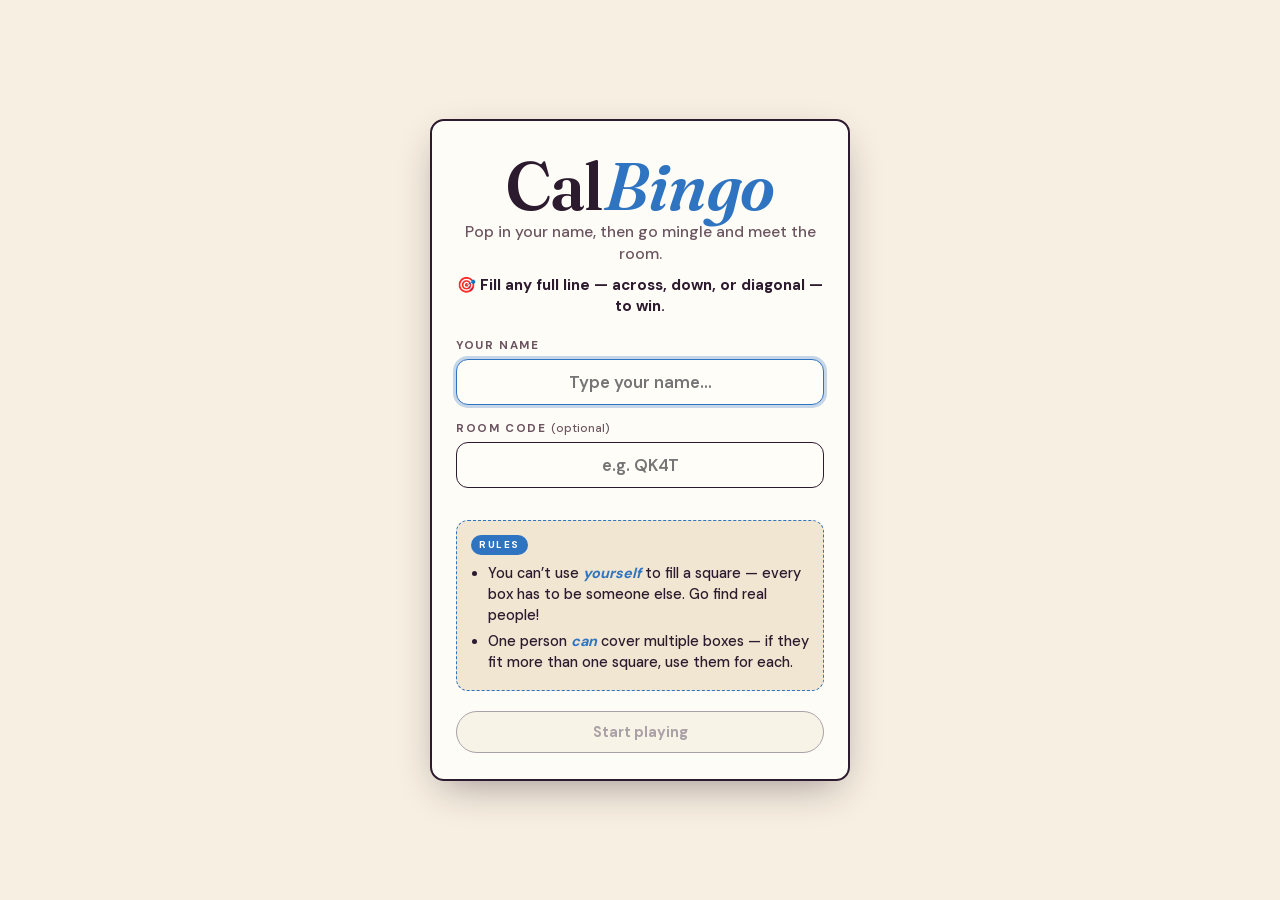
<file: index.html>
<!doctype html>
<html lang="en">
<head>
  <meta charset="utf-8" />
  <meta name="viewport" content="width=device-width, initial-scale=1, viewport-fit=cover" />
  <meta name="theme-color" content="#f7efe1" />
  <title>CalBingo — Calvin's Human Bingo</title>
  <meta name="description" content="A mingle-and-meet bingo game about Calvin. Find someone who matches each square!" />
  <link rel="manifest" href="manifest.json" />
  <link rel="icon" href="icon.svg" type="image/svg+xml" />
  <link rel="apple-touch-icon" href="icon.svg" />
  <link rel="stylesheet" href="css/fonts.css" />
  <link rel="stylesheet" href="css/style.css" />
</head>
<body>
  <!-- landing / name entry — shown on every visit before the board -->
  <div id="landing" class="landing" role="dialog" aria-modal="true" aria-labelledby="landing-title">
    <div class="landing__card">
      <h1 id="landing-title" class="title">Cal<em>Bingo</em></h1>
      <p class="landing__lead">Pop in your name, then go mingle and meet the room.</p>
      <p class="landing__goal">🎯 Fill any full line — across, down, or diagonal — to win.</p>
      <label class="modal__label" for="landing-name">Your name</label>
      <input id="landing-name" class="modal__input" type="text"
             autocomplete="off" autocapitalize="words" maxlength="40"
             placeholder="Type your name…" />

      <!-- Room code from the QR/URL (#s=CODE): shown as a read-only chip -->
      <p id="landing-room" class="landing__room" hidden>Room <strong id="landing-room-code"></strong></p>

      <!-- No code in the URL but a backend is set up: let them type/rejoin a room -->
      <div id="landing-code-field" hidden>
        <label class="modal__label" for="landing-code">Room code <span class="landing__optional">(optional)</span></label>
        <input id="landing-code" class="modal__input" type="text"
               autocomplete="off" autocapitalize="characters" maxlength="8"
               placeholder="e.g. QK4T" />
      </div>

      <div class="landing__rule">
        <span class="landing__rule-tag">Rules</span>
        <ul class="landing__rule-list">
          <li>You can’t use <em>yourself</em> to fill a square — every box has to
            be someone else. Go find real people!</li>
          <li>One person <em>can</em> cover multiple boxes — if they fit more than
            one square, use them for each.</li>
        </ul>
      </div>
      <button id="landing-start" class="btn" type="button" disabled>Start playing</button>
    </div>
  </div>

  <main class="wrap">
    <header class="masthead">
      <h1 class="title">Cal<em>Bingo</em></h1>
      <p class="instructions">
        Mingle! Find a real person who matches a square, then tap it.
        Fill any full line — across, down, or diagonal — to win.
      </p>
      <p id="playing-as" class="playing-as" hidden></p>
    </header>

    <div id="setup-error" class="setup-error" hidden></div>

    <div id="board" class="board" aria-label="Bingo card"></div>

    <div class="controls">
      <button id="new-card" class="btn btn--ghost" type="button">Start a new card</button>
    </div>

    <p class="footnote">Tap a square to write down who you found.</p>
  </main>

  <!-- BINGO finale: stamps in, camera-flash, then the final selfie challenge -->
  <div id="finale" class="finale" role="alertdialog" aria-live="assertive"
       aria-label="Bingo! Final challenge" hidden>
    <div class="finale__flash" aria-hidden="true"></div>
    <div class="finale__stage">
      <div class="finale__badge">BINGO!</div>
      <div class="finale__card">
        <div class="finale__emoji" aria-hidden="true">📸</div>
        <p class="finale__kicker">One last challenge</p>
        <h2 class="finale__prompt">Take a selfie with Calvin!</h2>
        <p class="finale__hint">Track down the birthday star, squeeze in close, and smile.
          Snap it to seal your win.</p>
        <div class="finale__actions">
          <button id="finale-done" class="btn" type="button">Got the selfie! 🎉</button>
          <button id="finale-close" class="btn btn--ghost" type="button">Keep playing</button>
        </div>
      </div>
    </div>
  </div>

  <!-- prompt reader + "who did you find?" -->
  <div id="prompt-modal" class="modal" role="dialog" aria-modal="true" aria-label="Prompt" hidden>
    <div class="modal__card">
      <p id="prompt-modal-text" class="modal__text"></p>
      <label class="modal__label" for="prompt-modal-input">Who did you find?</label>
      <input id="prompt-modal-input" class="modal__input" type="text"
             autocomplete="off" autocapitalize="words"
             placeholder="Type their name…" />
      <div class="modal__actions">
        <button id="prompt-modal-save" class="btn" type="button">Mark it</button>
        <button id="prompt-modal-unmark" class="btn btn--ghost" type="button" hidden>Un-mark</button>
        <button id="prompt-modal-close" class="btn btn--ghost" type="button">Close</button>
      </div>
    </div>
  </div>

  <!-- mid-game checkpoint: pops up after every 2 marks (until a win), must be answered -->
  <div id="quiz-modal" class="modal modal--quiz" role="dialog" aria-modal="true"
       aria-labelledby="quiz-question" hidden>
    <div class="modal__card">
      <p class="quiz__kicker">Checkpoint! ✋</p>
      <p id="quiz-question" class="modal__text"></p>
      <div id="quiz-options" class="quiz__options"></div>
      <p id="quiz-feedback" class="quiz__feedback" role="status" hidden></p>
    </div>
  </div>

  <script src="js/prompts.js"></script>
  <script src="js/confetti.js"></script>
  <!-- Optional backend (sessions + live leaderboard). Blank config = local-only. -->
  <script src="js/config.js"></script>
  <script src="vendor/supabase.min.js"></script>
  <script src="js/store.js"></script>
  <script src="js/bingo.js"></script>
  <script>
    // Offline support: cache the game so it survives dropped signal / reloads.
    // Also auto-apply updates: when a new service worker takes control (because
    // sw.js changed / CACHE_VERSION was bumped), reload ONCE so the new files
    // show without anyone clearing their cache. We skip this on the very first
    // visit (no prior controller) to avoid a needless reload.
    if ("serviceWorker" in navigator) {
      window.addEventListener("load", function () {
        var hadController = !!navigator.serviceWorker.controller;
        var refreshing = false;
        navigator.serviceWorker.addEventListener("controllerchange", function () {
          if (refreshing || !hadController) return;
          refreshing = true;
          window.location.reload();
        });
        navigator.serviceWorker.register("sw.js").catch(function () { /* offline is a bonus */ });
      });
    }
  </script>
</body>
</html>
</file>
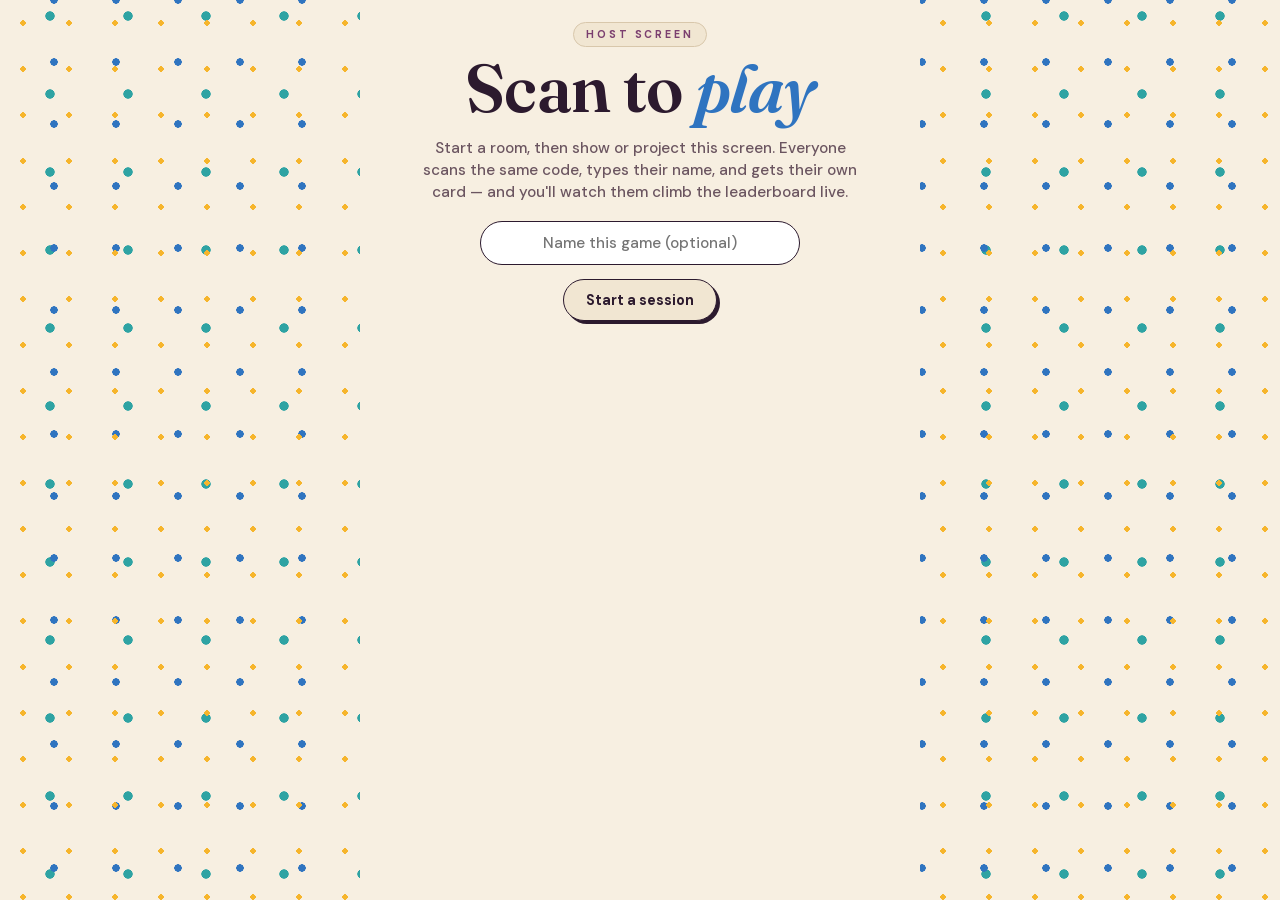
<file: host.html>
<!doctype html>
<html lang="en">
<head>
  <meta charset="utf-8" />
  <meta name="viewport" content="width=device-width, initial-scale=1" />
  <meta name="theme-color" content="#f7efe1" />
  <title>CalBingo — Host / Session</title>
  <link rel="icon" href="icon.svg" type="image/svg+xml" />
  <link rel="stylesheet" href="css/fonts.css" />
  <link rel="stylesheet" href="css/style.css" />
  <style>
    /* Host page is a big, projectable / printable session console. */
    .host { text-align: center; }
    .qr-frame {
      display: inline-block;
      background: #fff;
      border: 3px solid var(--ink);
      border-radius: 20px;
      padding: 22px;
      box-shadow: var(--shadow-lg);
      margin: 8px 0 14px;
    }
    #qr img, #qr canvas, #qr table { display: block; width: min(64vw, 300px); height: auto; image-rendering: pixelated; }
    .join-url {
      font-family: var(--font-body);
      font-weight: 700;
      font-size: clamp(0.9rem, 3.4vw, 1.15rem);
      word-break: break-all;
      color: var(--berry);
      margin: 0 auto 18px;
      max-width: 30ch;
    }
    .room-code {
      font-family: var(--font-display);
      font-weight: 700;
      font-size: clamp(2.4rem, 12vw, 3.6rem);
      letter-spacing: 0.14em;
      color: var(--accent);
      margin: 6px 0 2px;
      line-height: 1;
    }
    .room-label {
      font-family: var(--font-body);
      font-weight: 700;
      letter-spacing: 0.24em;
      text-transform: uppercase;
      font-size: 0.66rem;
      color: var(--ink-soft);
    }
    .host-lead { color: var(--ink-soft); font-size: 0.95rem; line-height: 1.45; max-width: 40ch; margin: 6px auto 18px; }
    .title-input {
      font-family: var(--font-body);
      font-size: 0.95rem;
      padding: 11px 14px;
      border: 1.5px solid var(--ink);
      border-radius: 999px;
      background: #fff;
      color: var(--ink);
      width: min(88vw, 320px);
      text-align: center;
      margin: 0 auto 14px;
      display: block;
    }
    .url-editor { display: flex; gap: 8px; max-width: 420px; margin: 0 auto 8px; }
    .url-editor input {
      flex: 1; font-family: var(--font-body); font-size: 0.9rem; padding: 10px 12px;
      border: 1.5px solid var(--ink); border-radius: 999px; background: #fff; color: var(--ink);
    }
    .host-hint { color: var(--ink-soft); font-size: 0.82rem; max-width: 40ch; margin: 6px auto 0; }
    .host-error { color: var(--wrong); font-weight: 700; font-size: 0.85rem; margin: 10px auto 0; max-width: 36ch; }

    /* ---- live leaderboard ---- */
    .lb {
      max-width: 420px;
      margin: 8px auto 0;
      text-align: left;
    }
    .lb-head {
      display: flex;
      align-items: baseline;
      justify-content: space-between;
      margin: 18px 0 8px;
    }
    .lb-title {
      font-family: var(--font-display);
      font-style: italic;
      font-weight: 700;
      font-size: 1.4rem;
      margin: 0;
    }
    .lb-count { font-size: 0.82rem; font-weight: 700; color: var(--ink-soft); }
    .lb-list { list-style: none; margin: 0; padding: 0; display: flex; flex-direction: column; gap: 6px; }
    .lb-row {
      display: grid;
      grid-template-columns: 1.6rem 1fr auto;
      align-items: center;
      gap: 10px;
      background: #fffdf8;
      border: 1.5px solid var(--line);
      border-radius: 12px;
      padding: 9px 12px;
      box-shadow: var(--shadow);
      animation: lb-in 0.3s ease both;
    }
    @keyframes lb-in { from { opacity: 0; transform: translateY(6px); } to { opacity: 1; transform: none; } }
    .lb-row.is-winner { background: var(--marigold); border-color: var(--marigold); }
    .lb-rank { font-family: var(--font-display); font-weight: 700; color: var(--ink-soft); text-align: center; }
    .lb-name { font-weight: 700; overflow: hidden; text-overflow: ellipsis; white-space: nowrap; }
    .lb-marks {
      font-weight: 700; font-size: 0.85rem; color: var(--berry);
      display: inline-flex; align-items: center; gap: 4px; white-space: nowrap;
    }
    .lb-row.is-winner .lb-marks { color: var(--ink); }
    .lb-empty {
      text-align: center; color: var(--ink-soft); font-size: 0.9rem;
      border: 1.5px dashed var(--line); border-radius: 12px; padding: 18px; background: #fffdf8;
    }

    @media print {
      body { background: #fff; }
      .wrap { background: #fff; }
      .url-editor, .host-hint, .eyebrow, .btn, .title-input, .lb, .host-lead { display: none; }
    }
  </style>
</head>
<body>
  <main class="wrap host">
    <header class="masthead">
      <span class="eyebrow">Host screen</span>
      <h1 class="title">Scan to <em>play</em></h1>
    </header>

    <!-- No session yet (backend configured): create one -->
    <section id="host-start" hidden>
      <p class="host-lead">Start a room, then show or project this screen. Everyone
        scans the same code, types their name, and gets their own card — and you'll
        watch them climb the leaderboard live.</p>
      <input id="session-title" class="title-input" type="text" maxlength="60"
             placeholder="Name this game (optional)" />
      <button id="create-session" class="btn" type="button">Start a session</button>
      <p id="host-error" class="host-error" hidden></p>
    </section>

    <!-- Live session: code + QR + leaderboard -->
    <section id="host-live" hidden>
      <p class="room-label">Room code</p>
      <p id="room-code" class="room-code"></p>
      <div class="qr-frame"><div id="qr"></div></div>
      <p id="join-url" class="join-url"></p>

      <div class="lb">
        <div class="lb-head">
          <h2 class="lb-title">Leaderboard</h2>
          <span id="lb-count" class="lb-count"></span>
        </div>
        <ul id="lb-list" class="lb-list"></ul>
      </div>

      <p style="margin-top:20px;">
        <button id="new-session" class="btn btn--ghost" type="button">Start a new session</button>
      </p>
    </section>

    <!-- No backend configured: classic single-QR fallback (points at index.html) -->
    <section id="host-solo" hidden>
      <div class="qr-frame"><div id="qr-solo"></div></div>
      <p id="join-url-solo" class="join-url"></p>
      <div class="url-editor">
        <input id="url-input" type="url" inputmode="url" placeholder="https://your-site.example/" />
        <button id="url-apply" class="btn" type="button">Set</button>
      </div>
      <p class="host-hint">
        Every scan deals a fresh card, saved on that phone. To run a shared room
        with a <b>live leaderboard</b>, add your free Supabase keys in
        <code>js/config.js</code> (see <code>README.md</code>).
      </p>
    </section>
  </main>

  <script src="vendor/qrcode.min.js"></script>
  <script src="js/config.js"></script>
  <script src="vendor/supabase.min.js"></script>
  <script src="js/store.js"></script>
  <script>
    (function () {
      var Store = window.CalBingoStore;
      var ACTIVE_KEY = "calbingo.host.session";
      var NEEDED = 6; // squares in a line — used only for the leaderboard hint

      var els = {
        start: document.getElementById("host-start"),
        live: document.getElementById("host-live"),
        solo: document.getElementById("host-solo"),
        title: document.getElementById("session-title"),
        create: document.getElementById("create-session"),
        error: document.getElementById("host-error"),
        newSession: document.getElementById("new-session"),
        roomCode: document.getElementById("room-code"),
        qr: document.getElementById("qr"),
        joinUrl: document.getElementById("join-url"),
        lbList: document.getElementById("lb-list"),
        lbCount: document.getElementById("lb-count"),
      };

      function baseGameUrl() {
        var here = window.location.href.split("#")[0].split("?")[0];
        return here.replace(/host\.html?$/i, "index.html");
      }
      function joinUrlFor(code) {
        return baseGameUrl() + (code ? "#s=" + encodeURIComponent(code) : "");
      }

      function drawQR(box, url) {
        var qr = qrcode(0, "M");    // auto version, medium error correction
        qr.addData(url);
        qr.make();
        box.innerHTML = qr.createImgTag(8, 8);
        var img = box.querySelector("img");
        if (img) img.alt = "QR code linking to " + url;
      }

      /* ---- leaderboard ---- */

      function sortRows(rows) {
        return rows.slice().sort(function (a, b) {
          if (!!b.has_won !== !!a.has_won) return b.has_won ? 1 : -1;   // winners first
          if (a.has_won && b.has_won) {                                  // earliest win first
            return String(a.won_at || "").localeCompare(String(b.won_at || ""));
          }
          if ((b.mark_count || 0) !== (a.mark_count || 0)) return (b.mark_count || 0) - (a.mark_count || 0);
          return String(a.updated_at || "").localeCompare(String(b.updated_at || "")); // steady order
        });
      }

      function renderLeaderboard(rows) {
        var sorted = sortRows(rows || []);
        els.lbCount.textContent = sorted.length
          ? sorted.length + (sorted.length === 1 ? " player" : " players")
          : "";
        els.lbList.innerHTML = "";
        if (!sorted.length) {
          var empty = document.createElement("li");
          empty.className = "lb-empty";
          empty.textContent = "Waiting for players to join…";
          els.lbList.appendChild(empty);
          return;
        }
        sorted.forEach(function (row, i) {
          var li = document.createElement("li");
          li.className = "lb-row" + (row.has_won ? " is-winner" : "");

          var rank = document.createElement("span");
          rank.className = "lb-rank";
          rank.textContent = row.has_won ? "🏆" : String(i + 1);

          var name = document.createElement("span");
          name.className = "lb-name";
          name.textContent = row.name || "—";

          var marks = document.createElement("span");
          marks.className = "lb-marks";
          marks.textContent = row.has_won ? "BINGO!" : (row.mark_count || 0) + " ✓";

          li.appendChild(rank);
          li.appendChild(name);
          li.appendChild(marks);
          els.lbList.appendChild(li);
        });
      }

      var unsubscribe = null;
      async function watch(code) {
        renderLeaderboard(await Store.fetchLeaderboard(code));
        if (unsubscribe) unsubscribe();
        // Any row change → re-pull the (small) list so sorting stays correct.
        unsubscribe = Store.subscribeLeaderboard(code, async function () {
          renderLeaderboard(await Store.fetchLeaderboard(code));
        });
      }

      /* ---- session lifecycle ---- */

      function showLive(code) {
        els.roomCode.textContent = code;
        var url = joinUrlFor(code);
        els.joinUrl.textContent = url;
        drawQR(els.qr, url);
        els.start.hidden = true;
        els.solo.hidden = true;
        els.live.hidden = false;
        try { localStorage.setItem(ACTIVE_KEY, code); } catch (e) { /* ignore */ }
        watch(code);
      }

      async function createSession() {
        els.error.hidden = true;
        els.create.disabled = true;
        els.create.textContent = "Starting…";
        try {
          var code = await Store.createSession({ title: (els.title.value || "").trim() || null });
          showLive(code);
        } catch (e) {
          els.error.textContent = (e && e.message) || "Could not start the session.";
          els.error.hidden = false;
        } finally {
          els.create.disabled = false;
          els.create.textContent = "Start a session";
        }
      }

      function showStart() {
        if (unsubscribe) { unsubscribe(); unsubscribe = null; }
        try { localStorage.removeItem(ACTIVE_KEY); } catch (e) { /* ignore */ }
        els.live.hidden = true;
        els.solo.hidden = true;
        els.start.hidden = false;
      }

      /* ---- classic no-backend fallback ---- */

      function bootSolo() {
        var qrBox = document.getElementById("qr-solo");
        var joinUrl = document.getElementById("join-url-solo");
        var input = document.getElementById("url-input");
        function draw(url) {
          joinUrl.textContent = url;
          input.value = url;
          drawQR(qrBox, url);
        }
        document.getElementById("url-apply").addEventListener("click", function () {
          var v = input.value.trim(); if (v) draw(v);
        });
        input.addEventListener("keydown", function (e) {
          if (e.key === "Enter") { var v = input.value.trim(); if (v) draw(v); }
        });
        els.solo.hidden = false;
        draw(baseGameUrl());
      }

      /* ---- boot ---- */

      if (!Store || !Store.hasBackend) {
        bootSolo();
      } else {
        els.create.addEventListener("click", createSession);
        els.title.addEventListener("keydown", function (e) {
          if (e.key === "Enter") { e.preventDefault(); createSession(); }
        });
        els.newSession.addEventListener("click", showStart);
        var saved = "";
        try { saved = localStorage.getItem(ACTIVE_KEY) || ""; } catch (e) { /* ignore */ }
        if (saved) showLive(saved);
        else els.start.hidden = false;
      }
    })();
  </script>
</body>
</html>
</file>
<file: css/fonts.css>
/* ============================================================================
 * CalBingo — self-hosted fonts
 * Fraunces + DM Sans, downloaded from Google Fonts and served locally so the
 * game has ZERO external network requests (works on any connection, or none).
 * These are variable fonts, so one file covers a whole weight range.
 * Unicode-range keeps the browser from fetching the latin-ext file unless a
 * name/prompt actually uses those characters. If a font ever fails to load,
 * the stacks in style.css fall back to system serif / sans.
 * ==========================================================================*/

/* ---- DM Sans (body) — weights 500–700 ---------------------------------- */
@font-face {
  font-family: "DM Sans";
  font-style: normal;
  font-weight: 500 700;
  font-display: swap;
  src: url(../fonts/dmsans-latin.woff2) format("woff2");
  unicode-range: U+0000-00FF, U+0131, U+0152-0153, U+02BB-02BC, U+02C6, U+02DA, U+02DC, U+0304, U+0308, U+0329, U+2000-206F, U+20AC, U+2122, U+2191, U+2193, U+2212, U+2215, U+FEFF, U+FFFD;
}
@font-face {
  font-family: "DM Sans";
  font-style: normal;
  font-weight: 500 700;
  font-display: swap;
  src: url(../fonts/dmsans-latinext.woff2) format("woff2");
  unicode-range: U+0100-02BA, U+02BD-02C5, U+02C7-02CC, U+02CE-02D7, U+02DD-02FF, U+0304, U+0308, U+0329, U+1D00-1DBF, U+1E00-1E9F, U+1EF2-1EFF, U+2020, U+20A0-20AB, U+20AD-20C0, U+2113, U+2C60-2C7F, U+A720-A7FF;
}

/* ---- Fraunces (display, roman) — weights 500–700 ----------------------- */
@font-face {
  font-family: "Fraunces";
  font-style: normal;
  font-weight: 500 700;
  font-display: swap;
  src: url(../fonts/fraunces-latin.woff2) format("woff2");
  unicode-range: U+0000-00FF, U+0131, U+0152-0153, U+02BB-02BC, U+02C6, U+02DA, U+02DC, U+0304, U+0308, U+0329, U+2000-206F, U+20AC, U+2122, U+2191, U+2193, U+2212, U+2215, U+FEFF, U+FFFD;
}
@font-face {
  font-family: "Fraunces";
  font-style: normal;
  font-weight: 500 700;
  font-display: swap;
  src: url(../fonts/fraunces-latinext.woff2) format("woff2");
  unicode-range: U+0100-02BA, U+02BD-02C5, U+02C7-02CC, U+02CE-02D7, U+02DD-02FF, U+0304, U+0308, U+0329, U+1D00-1DBF, U+1E00-1E9F, U+1EF2-1EFF, U+2020, U+20A0-20AB, U+20AD-20C0, U+2113, U+2C60-2C7F, U+A720-A7FF;
}

/* ---- Fraunces (display, italic) — weights 600–700 ---------------------- */
@font-face {
  font-family: "Fraunces";
  font-style: italic;
  font-weight: 600 700;
  font-display: swap;
  src: url(../fonts/fraunces-italic-latin.woff2) format("woff2");
  unicode-range: U+0000-00FF, U+0131, U+0152-0153, U+02BB-02BC, U+02C6, U+02DA, U+02DC, U+0304, U+0308, U+0329, U+2000-206F, U+20AC, U+2122, U+2191, U+2193, U+2212, U+2215, U+FEFF, U+FFFD;
}
@font-face {
  font-family: "Fraunces";
  font-style: italic;
  font-weight: 600 700;
  font-display: swap;
  src: url(../fonts/fraunces-italic-latinext.woff2) format("woff2");
  unicode-range: U+0100-02BA, U+02BD-02C5, U+02C7-02CC, U+02CE-02D7, U+02DD-02FF, U+0304, U+0308, U+0329, U+1D00-1DBF, U+1E00-1E9F, U+1EF2-1EFF, U+2020, U+20A0-20AB, U+20AD-20C0, U+2113, U+2C60-2C7F, U+A720-A7FF;
}
</file>
<file: css/style.css>
/* ============================================================================
 * CalBingo — styles
 * Aesthetic: "confetti carnival" — warm cream paper, deep berry ink,
 * marigold / ocean-blue / teal accents, a characterful high-contrast serif.
 * Mobile-first.
 * ==========================================================================*/

:root {
  --paper:      #f7efe1;
  --paper-2:    #f1e6d2;
  --ink:        #2c1a2e;
  --ink-soft:   #6b5560;
  --berry:      #7b3f6f;
  --marigold:   #f6b52c;
  --accent:     #2f74c0;  /* ocean blue — the brand pop (was coral) */
  --wrong:      #e8506b;  /* red tone, reserved for error / wrong-answer states */
  --teal:       #2ea3a3;
  --line:       #d8c7ab;

  --shadow:     0 2px 0 rgba(44, 26, 46, 0.12);
  --shadow-lg:  0 14px 40px -12px rgba(44, 26, 46, 0.45);
  --radius:     14px;

  --font-display: "Fraunces", "Georgia", serif;
  --font-body:    "DM Sans", system-ui, sans-serif;
}

* { box-sizing: border-box; }

html, body {
  margin: 0;
  padding: 0;
}

body {
  min-height: 100vh;
  background-color: var(--paper);
  /* subtle dotted "confetti" texture */
  background-image:
    radial-gradient(var(--marigold) 8%, transparent 9%),
    radial-gradient(var(--accent) 8%, transparent 9%),
    radial-gradient(var(--teal) 8%, transparent 9%);
  background-size: 46px 46px, 62px 62px, 78px 78px;
  background-position: 0 0, 23px 31px, 11px 55px;
  background-attachment: fixed;
  color: var(--ink);
  font-family: var(--font-body);
  -webkit-font-smoothing: antialiased;
  -webkit-text-size-adjust: 100%;
}

/* a translucent scrim so the confetti texture never fights the text */
.wrap {
  max-width: 560px;
  margin: 0 auto;
  padding: 22px 14px 40px;
  min-height: 100vh;
  background: linear-gradient(var(--paper), var(--paper));
  background-color: rgba(247, 239, 225, 0.86);
  backdrop-filter: blur(1px);
}

/* ---- header -------------------------------------------------------------- */

.masthead {
  text-align: center;
  margin-bottom: 18px;
}

.eyebrow {
  display: inline-block;
  font-family: var(--font-body);
  font-weight: 700;
  letter-spacing: 0.28em;
  text-transform: uppercase;
  font-size: 0.66rem;
  color: var(--berry);
  background: var(--paper-2);
  border: 1.5px solid var(--line);
  padding: 5px 12px;
  border-radius: 999px;
}

.title {
  font-family: var(--font-display);
  font-optical-sizing: auto;
  font-weight: 600;
  font-size: clamp(2.6rem, 13vw, 4.2rem);
  line-height: 0.92;
  margin: 10px 0 6px;
  letter-spacing: -0.01em;
}
.title em {
  font-style: italic;
  color: var(--accent);
}

.instructions {
  max-width: 34ch;
  margin: 0 auto;
  color: var(--ink-soft);
  font-size: 0.95rem;
  line-height: 1.4;
}

/* ---- board --------------------------------------------------------------- */

.board {
  display: grid;
  grid-template-columns: repeat(6, 1fr);
  gap: 6px;
  margin: 20px 0 18px;
}

.cell {
  position: relative;
  aspect-ratio: 1 / 1;
  display: flex;
  align-items: center;
  justify-content: center;
  text-align: center;
  padding: 4px 3px;
  font-family: var(--font-body);
  font-weight: 600;
  font-size: clamp(0.42rem, 2.05vw, 0.66rem);
  line-height: 1.08;
  color: var(--ink);
  background: #fffdf8;
  border: 1.5px solid var(--line);
  border-radius: 9px;
  box-shadow: var(--shadow);
  cursor: pointer;
  overflow: hidden;
  transition: transform 0.08s ease, background 0.15s ease, border-color 0.15s ease;
  -webkit-tap-highlight-color: transparent;
}
.cell:active { transform: scale(0.94); }

.cell__text {
  display: -webkit-box;
  -webkit-line-clamp: 5;
  -webkit-box-orient: vertical;
  overflow: hidden;
}

/* name of the person who satisfied a marked square */
.cell__name {
  position: absolute;
  left: 0;
  right: 0;
  bottom: 0;
  background: rgba(28, 12, 30, 0.34);
  color: #fff;
  font-size: clamp(0.4rem, 1.9vw, 0.6rem);
  font-weight: 700;
  line-height: 1.1;
  padding: 3px 4px 4px;
  white-space: nowrap;
  overflow: hidden;
  text-overflow: ellipsis;
}

.cell.is-marked {
  background: var(--teal);
  border-color: var(--teal);
  color: #fff;
}
.cell.is-marked::after {
  content: "✓";
  position: absolute;
  top: 2px;
  left: 4px;
  font-size: 0.7rem;
  font-weight: 800;
  color: rgba(255, 255, 255, 0.85);
}
.cell.is-marked .cell__expand { color: rgba(255,255,255,0.8); }

.cell--free {
  background: var(--marigold);
  border-color: var(--marigold);
  color: var(--ink);
  font-family: var(--font-display);
  font-weight: 700;
  font-size: clamp(0.55rem, 2.4vw, 0.8rem);
  letter-spacing: 0.04em;
  cursor: default;
}
.cell--free.is-marked { background: var(--marigold); border-color: var(--marigold); color: var(--ink); }
.cell--free.is-marked::after {
  content: "★";
  color: var(--ink);
  animation: free-pulse 2.4s ease-in-out infinite;
  transform-origin: center;
}
@keyframes free-pulse {
  0%, 100% { transform: scale(1);    opacity: 1;   }
  50%      { transform: scale(1.22); opacity: 0.8; }
}

.cell.is-win {
  animation: pop 0.5s ease;
  border-color: var(--accent);
  box-shadow: 0 0 0 3px var(--accent);
  z-index: 2;
}
@keyframes pop {
  0% { transform: scale(1); }
  40% { transform: scale(1.12); }
  100% { transform: scale(1); }
}

/* satisfying pop when the player marks a square (added by JS on the tap) */
.cell.is-pop {
  animation: cell-pop 0.42s cubic-bezier(.2, 1.5, .4, 1);
  z-index: 3;
}
.cell.is-pop::after {
  animation: check-pop 0.4s ease 0.05s both;
}
/* the found-person's name badge slides up into the cell when marked */
.cell.is-pop .cell__name {
  animation: name-slide 0.35s ease 0.12s both;
}
@keyframes name-slide {
  0%   { transform: translateY(100%); opacity: 0; }
  100% { transform: translateY(0);    opacity: 1; }
}
@keyframes cell-pop {
  0%   { transform: scale(1); }
  35%  { transform: scale(1.18); }
  100% { transform: scale(1); }
}
@keyframes check-pop {
  0%   { transform: scale(0) rotate(-25deg); opacity: 0; }
  60%  { transform: scale(1.35) rotate(6deg); opacity: 1; }
  100% { transform: scale(1) rotate(0);       opacity: 1; }
}

/* staggered "deal in" when the board is revealed (Start / new card) —
   a diagonal wave via each cell's --wave (row + col) */
.board.is-entering .cell {
  animation: cell-enter 0.4s ease both;
  animation-delay: calc(var(--wave, 0) * 45ms);
}
@keyframes cell-enter {
  0%   { opacity: 0; transform: scale(0.6) translateY(10px); }
  100% { opacity: 1; transform: scale(1) translateY(0); }
}

/* ---- controls ------------------------------------------------------------ */

.controls {
  text-align: center;
}
.btn {
  font-family: var(--font-body);
  font-weight: 700;
  font-size: 0.9rem;
  color: var(--ink);
  background: var(--paper-2);
  border: 1.5px solid var(--ink);
  border-radius: 999px;
  padding: 11px 22px;
  cursor: pointer;
  box-shadow: 3px 3px 0 var(--ink);
  transition: transform 0.08s ease, box-shadow 0.08s ease;
}
.btn:active {
  transform: translate(3px, 3px);
  box-shadow: 0 0 0 var(--ink);
}
.btn--ghost {
  box-shadow: none;
  border-color: var(--line);
  background: transparent;
  color: var(--ink-soft);
}
.btn:disabled {
  opacity: 0.4;
  cursor: not-allowed;
  box-shadow: none;
  transform: none;
}

.setup-error {
  margin: 20px 0;
  padding: 16px;
  border: 2px dashed var(--wrong);
  border-radius: var(--radius);
  background: #fff;
  color: var(--ink);
  font-size: 0.9rem;
  line-height: 1.4;
}

.footnote {
  text-align: center;
  margin-top: 26px;
  color: var(--ink-soft);
  font-size: 0.78rem;
}

/* ---- BINGO finale (selfie challenge) ------------------------------------- */

.finale {
  position: fixed;
  inset: 0;
  z-index: 10002;
  display: flex;
  align-items: center;
  justify-content: center;
  padding: 24px;
  background: rgba(44, 26, 46, 0.72);
  backdrop-filter: blur(3px);
  animation: finale-in 0.35s ease both;
}
@keyframes finale-in {
  from { opacity: 0; }
  to   { opacity: 1; }
}

/* white sheet that pulses once — the "camera flash" as the card is revealed */
.finale__flash {
  position: fixed;
  inset: 0;
  background: #fff;
  opacity: 0;
  pointer-events: none;
  animation: finale-flash 0.55s ease 0.95s both;
}
@keyframes finale-flash {
  0%   { opacity: 0; }
  28%  { opacity: 0.92; }
  100% { opacity: 0; }
}

.finale__stage {
  display: flex;
  flex-direction: column;
  align-items: center;
  gap: 14px;
  max-width: 360px;
  width: 100%;
}

.finale__badge {
  font-family: var(--font-display);
  font-style: italic;
  font-weight: 700;
  font-size: clamp(3rem, 20vw, 5.6rem);
  line-height: 0.9;
  letter-spacing: -0.02em;
  color: var(--marigold);
  text-shadow: 0 4px 0 var(--ink);
  transform: scale(2.2) rotate(-12deg);
  opacity: 0;
  animation: finale-stamp 0.6s cubic-bezier(.2,1.5,.4,1) 0.2s both;
}
@keyframes finale-stamp {
  0%   { transform: scale(2.2) rotate(-12deg); opacity: 0; }
  60%  { transform: scale(0.92) rotate(-6deg); opacity: 1; }
  100% { transform: scale(1) rotate(-6deg);    opacity: 1; }
}

.finale__card {
  background: var(--paper);
  border: 3px solid var(--ink);
  border-radius: var(--radius);
  padding: 22px 22px 18px;
  width: 100%;
  text-align: center;
  box-shadow: var(--shadow-lg);
  transform: translateY(28px) scale(0.95);
  opacity: 0;
  animation: finale-rise 0.5s cubic-bezier(.2,1.2,.4,1) 1.1s both;
}
@keyframes finale-rise {
  to { transform: translateY(0) scale(1); opacity: 1; }
}

.finale__emoji {
  display: inline-block;
  font-size: 3.2rem;
  line-height: 1;
  transform: scale(0);
  animation: finale-pop 0.5s cubic-bezier(.2,1.7,.4,1) 1.35s both;
}
@keyframes finale-pop {
  0%   { transform: scale(0) rotate(-8deg); }
  70%  { transform: scale(1.15) rotate(4deg); }
  100% { transform: scale(1) rotate(0); }
}

.finale__kicker {
  font-family: var(--font-body);
  font-weight: 700;
  font-size: 0.7rem;
  letter-spacing: 0.16em;
  text-transform: uppercase;
  color: var(--accent);
  margin: 8px 0 2px;
}
.finale__prompt {
  font-family: var(--font-display);
  font-style: italic;
  font-weight: 700;
  font-size: clamp(1.5rem, 7vw, 2rem);
  line-height: 1.1;
  margin: 0 0 8px;
  color: var(--ink);
}
.finale__hint {
  font-size: 0.9rem;
  line-height: 1.4;
  color: var(--ink-soft);
  margin: 0 0 16px;
}
.finale__actions {
  display: flex;
  gap: 10px;
  justify-content: center;
  flex-wrap: wrap;
}

/* ---- prompt modal -------------------------------------------------------- */

.modal {
  position: fixed;
  inset: 0;
  z-index: 10001;
  display: flex;
  align-items: center;
  justify-content: center;
  padding: 24px;
  background: rgba(44, 26, 46, 0.55);
}
.modal__card {
  background: var(--paper);
  border: 2px solid var(--ink);
  border-radius: var(--radius);
  padding: 26px 22px 18px;
  max-width: 340px;
  width: 100%;
  box-shadow: var(--shadow-lg);
  text-align: center;
}
.modal__text {
  font-family: var(--font-display);
  font-size: 1.35rem;
  line-height: 1.25;
  margin: 0 0 16px;
}
.modal__label {
  display: block;
  font-family: var(--font-body);
  font-weight: 700;
  font-size: 0.72rem;
  letter-spacing: 0.14em;
  text-transform: uppercase;
  color: var(--ink-soft);
  margin-bottom: 6px;
}
.modal__input {
  width: 100%;
  font-family: var(--font-body);
  font-size: 1.05rem;
  font-weight: 600;
  text-align: center;
  color: var(--ink);
  background: #fffdf8;
  border: 1.5px solid var(--ink);
  border-radius: 12px;
  padding: 11px 12px;
  margin-bottom: 16px;
}
.modal__input:focus {
  outline: none;
  border-color: var(--accent);
  box-shadow: 0 0 0 3px rgba(47, 116, 192, 0.28);
}
.modal__actions {
  display: flex;
  gap: 10px;
  justify-content: center;
  flex-wrap: wrap;
}

/* ---- mid-game checkpoint quiz -------------------------------------------- */

.modal--quiz { z-index: 10002; } /* above the prompt modal */
.modal--quiz .modal__card {
  max-width: 380px;
  animation: finale-rise 0.4s cubic-bezier(.2,1.2,.4,1) both;
}
.quiz__kicker {
  font-family: var(--font-body);
  font-weight: 700;
  font-size: 0.7rem;
  letter-spacing: 0.16em;
  text-transform: uppercase;
  color: var(--berry);
  margin: 0 0 8px;
}
.quiz__options {
  display: flex;
  flex-direction: column;
  gap: 8px;
  margin: 4px 0 4px;
}
.quiz__option {
  width: 100%;
  text-align: center;
  border-color: var(--ink);
  color: var(--ink);
  background: #fffdf8;
  box-shadow: none;
}
.quiz__option:disabled { opacity: 1; cursor: default; }
.quiz__option.is-correct {
  background: var(--teal);
  border-color: var(--teal);
  color: #fff;
  animation: quiz-pop 0.45s cubic-bezier(.2, 1.5, .4, 1);
}
.quiz__option.is-wrong {
  background: var(--wrong);
  border-color: var(--wrong);
  color: #fff;
  animation: quiz-shake 0.4s ease;
}
@keyframes quiz-pop {
  0%   { transform: scale(1); }
  45%  { transform: scale(1.07); }
  100% { transform: scale(1); }
}
@keyframes quiz-shake {
  0%, 100% { transform: translateX(0); }
  20% { transform: translateX(-7px); }
  40% { transform: translateX(7px); }
  60% { transform: translateX(-4px); }
  80% { transform: translateX(3px); }
}
.quiz__feedback {
  font-family: var(--font-body);
  font-weight: 600;
  font-size: 0.9rem;
  line-height: 1.35;
  color: var(--ink);
  margin: 12px 0 4px;
}

/* wrong-answer penalty: a cell clone that flies to another cell's spot */
.cell.is-flying {
  position: fixed;
  margin: 0;
  z-index: 10005;
  pointer-events: none;
  box-shadow: var(--shadow-lg);
  transition: transform 0.5s cubic-bezier(.4, 0, .2, 1);
}

/* ---- landing / name entry ------------------------------------------------ */

.landing {
  position: fixed;
  inset: 0;
  z-index: 10010;
  display: flex;
  align-items: center;
  justify-content: center;
  padding: 24px;
  background: var(--paper);
  overflow-y: auto;
}
.landing__card {
  max-width: 420px;
  width: 100%;
  text-align: center;
  background: rgba(255, 253, 248, 0.92);
  border: 2px solid var(--ink);
  border-radius: var(--radius);
  padding: 30px 24px 26px;
  box-shadow: var(--shadow-lg);
}
.landing__card .title { margin: 4px 0 4px; }
.landing__lead {
  color: var(--ink-soft);
  font-size: 0.98rem;
  line-height: 1.4;
  margin: 4px 0 10px;
}
.landing__goal {
  margin: 0 0 20px;
  font-size: 0.95rem;
  line-height: 1.4;
  font-weight: 700;
  color: var(--ink);
}
.landing .modal__label { text-align: left; }
.landing__room {
  margin: 2px 0 14px;
  font-size: 0.9rem;
  color: var(--ink-soft);
}
.landing__room strong {
  font-family: var(--font-body);
  font-weight: 700;
  letter-spacing: 0.12em;
  color: var(--berry);
}
.landing__optional { font-weight: 400; text-transform: none; letter-spacing: 0; color: var(--ink-soft); }
.landing__rule {
  text-align: left;
  background: var(--paper-2);
  border: 1.5px dashed var(--accent);
  border-radius: 12px;
  padding: 12px 14px;
  margin: 16px 0 20px;
  font-size: 0.9rem;
  line-height: 1.45;
  color: var(--ink);
}
.landing__rule-tag {
  display: inline-block;
  font-weight: 700;
  font-size: 0.62rem;
  letter-spacing: 0.16em;
  text-transform: uppercase;
  color: #fff;
  background: var(--accent);
  padding: 3px 8px;
  border-radius: 999px;
  margin-right: 6px;
}
.landing__rule em { font-style: italic; font-weight: 700; color: var(--accent); }
.landing__rule-list {
  margin: 8px 0 0;
  padding-left: 1.15em;
}
.landing__rule-list li { margin: 5px 0; }
.landing__card .btn { width: 100%; }

.playing-as {
  margin: 8px 0 0;
  font-size: 0.82rem;
  color: var(--ink-soft);
}
.playing-as strong { color: var(--berry); font-weight: 700; }

[hidden] { display: none !important; }

/* Respect users who prefer less motion */
@media (prefers-reduced-motion: reduce) {
  * { animation: none !important; transition: none !important; }
  /* keep the finale readable when its reveal animations are disabled */
  .finale, .finale__badge, .finale__card, .finale__emoji {
    opacity: 1 !important;
    transform: none !important;
  }
  .finale__flash { display: none !important; }
}
</file>
